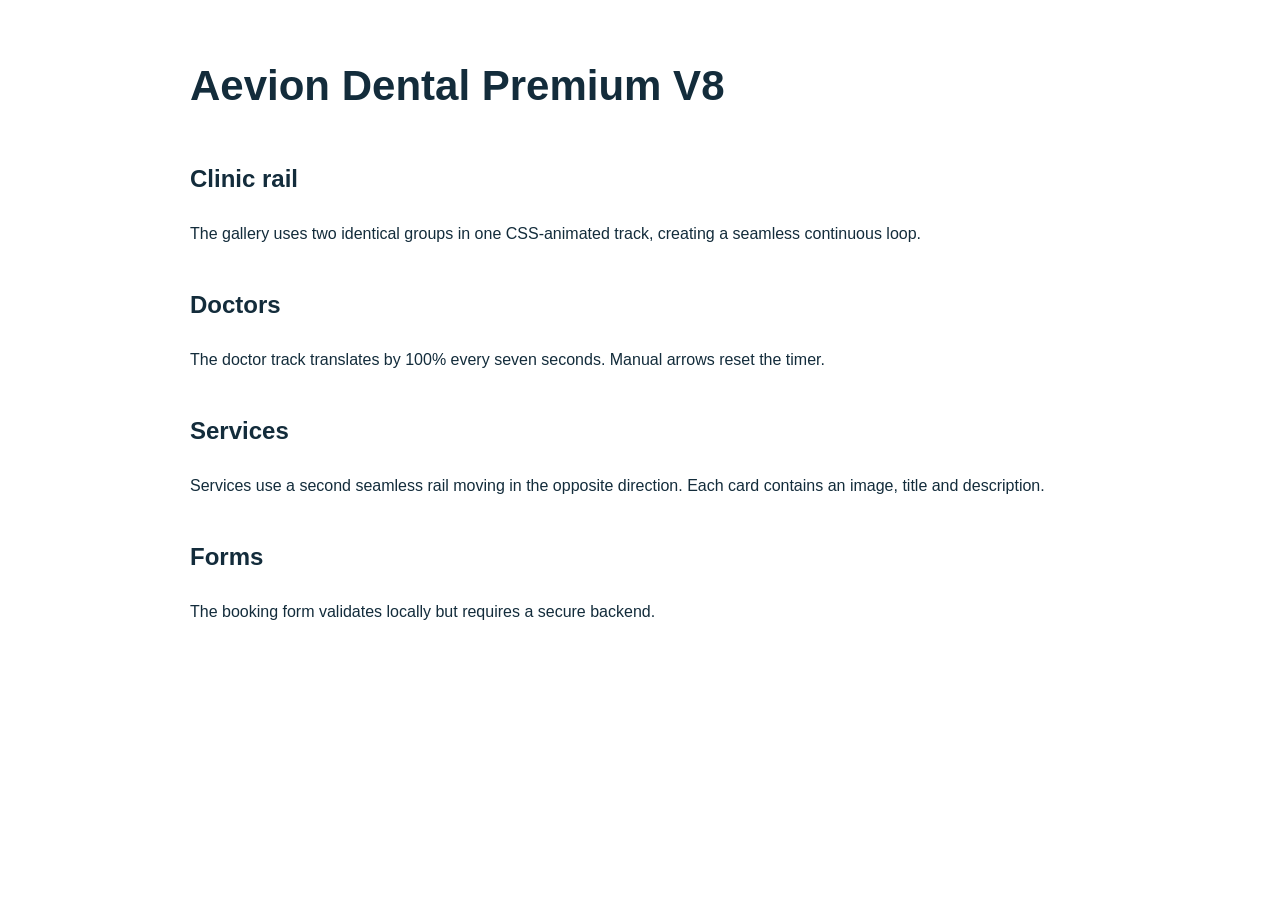
<file: documentation/index.html>
<!doctype html><html><head><meta charset="utf-8"><title>Aevion V8 Documentation</title><style>body{max-width:900px;margin:50px auto;padding:0 20px;font:16px/1.7 Arial;color:#132c3b}h1{font-size:42px}h2{margin-top:38px}</style></head><body><h1>Aevion Dental Premium V8</h1><h2>Clinic rail</h2><p>The gallery uses two identical groups in one CSS-animated track, creating a seamless continuous loop.</p><h2>Doctors</h2><p>The doctor track translates by 100% every seven seconds. Manual arrows reset the timer.</p><h2>Services</h2><p>Services use a second seamless rail moving in the opposite direction. Each card contains an image, title and description.</p><h2>Forms</h2><p>The booking form validates locally but requires a secure backend.</p></body></html>
</file>
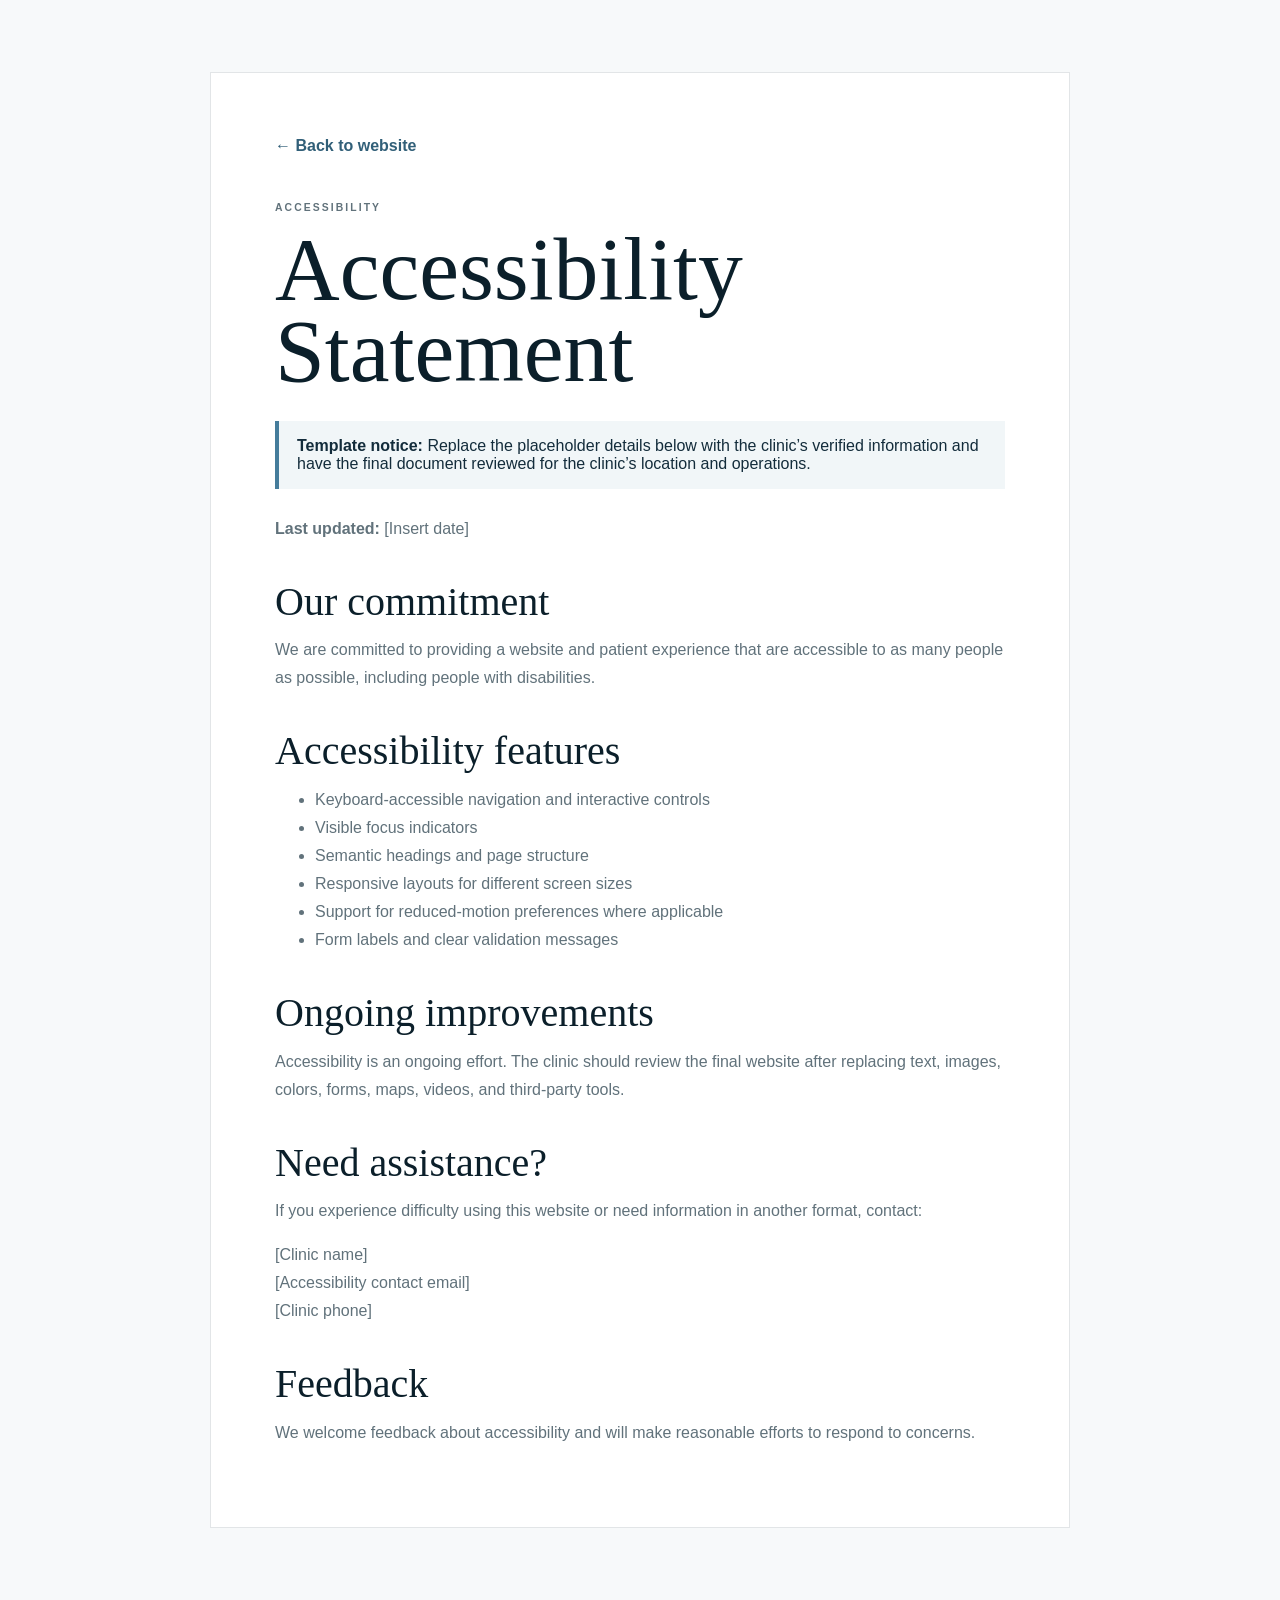
<file: accessibility-statement.html>
<!doctype html>
<html lang="en">
<head>
  <meta charset="utf-8">
  <meta name="viewport" content="width=device-width,initial-scale=1">
  <title>Accessibility Statement | Aevion Dental Studio</title>
  <meta name="description" content="Accessibility for Aevion Dental Studio.">
  <link rel="stylesheet" href="assets/css/styles.css">
  <style>
    .legal-page{min-height:100vh;background:#f7f9fa;padding:72px 20px}
    .legal-wrap{max-width:860px;margin:0 auto;background:#fff;border:1px solid rgba(19,44,59,.12);padding:clamp(28px,5vw,64px)}
    .legal-back{display:inline-flex;margin-bottom:34px;color:#315f78;font-weight:700;text-decoration:none}
    .legal-back:hover{text-decoration:underline;text-underline-offset:4px}
    .legal-wrap h1{font-size:clamp(3rem,7vw,5.8rem);line-height:.92;margin-bottom:28px}
    .legal-wrap h2{font-size:clamp(1.8rem,4vw,2.5rem);margin-top:40px}
    .legal-wrap p,.legal-wrap li{color:#61727b;line-height:1.75}
    .legal-note{padding:16px 18px;background:#f1f6f8;border-left:4px solid #457c9b;margin:26px 0}
  </style>
</head>
<body>
  <main class="legal-page">
    <article class="legal-wrap">
      <a class="legal-back" href="index.html">← Back to website</a>
      <p class="eyebrow">Accessibility</p>
      <h1>Accessibility Statement</h1>
      <div class="legal-note"><strong>Template notice:</strong> Replace the placeholder details below with the clinic’s verified information and have the final document reviewed for the clinic’s location and operations.</div>
      
<p><strong>Last updated:</strong> [Insert date]</p>
<h2>Our commitment</h2>
<p>We are committed to providing a website and patient experience that are accessible to as many people as possible, including people with disabilities.</p>
<h2>Accessibility features</h2>
<ul>
  <li>Keyboard-accessible navigation and interactive controls</li>
  <li>Visible focus indicators</li>
  <li>Semantic headings and page structure</li>
  <li>Responsive layouts for different screen sizes</li>
  <li>Support for reduced-motion preferences where applicable</li>
  <li>Form labels and clear validation messages</li>
</ul>
<h2>Ongoing improvements</h2>
<p>Accessibility is an ongoing effort. The clinic should review the final website after replacing text, images, colors, forms, maps, videos, and third-party tools.</p>
<h2>Need assistance?</h2>
<p>If you experience difficulty using this website or need information in another format, contact:</p>
<p>[Clinic name]<br>[Accessibility contact email]<br>[Clinic phone]</p>
<h2>Feedback</h2>
<p>We welcome feedback about accessibility and will make reasonable efforts to respond to concerns.</p>

    </article>
  </main>
</body>
</html>
</file>
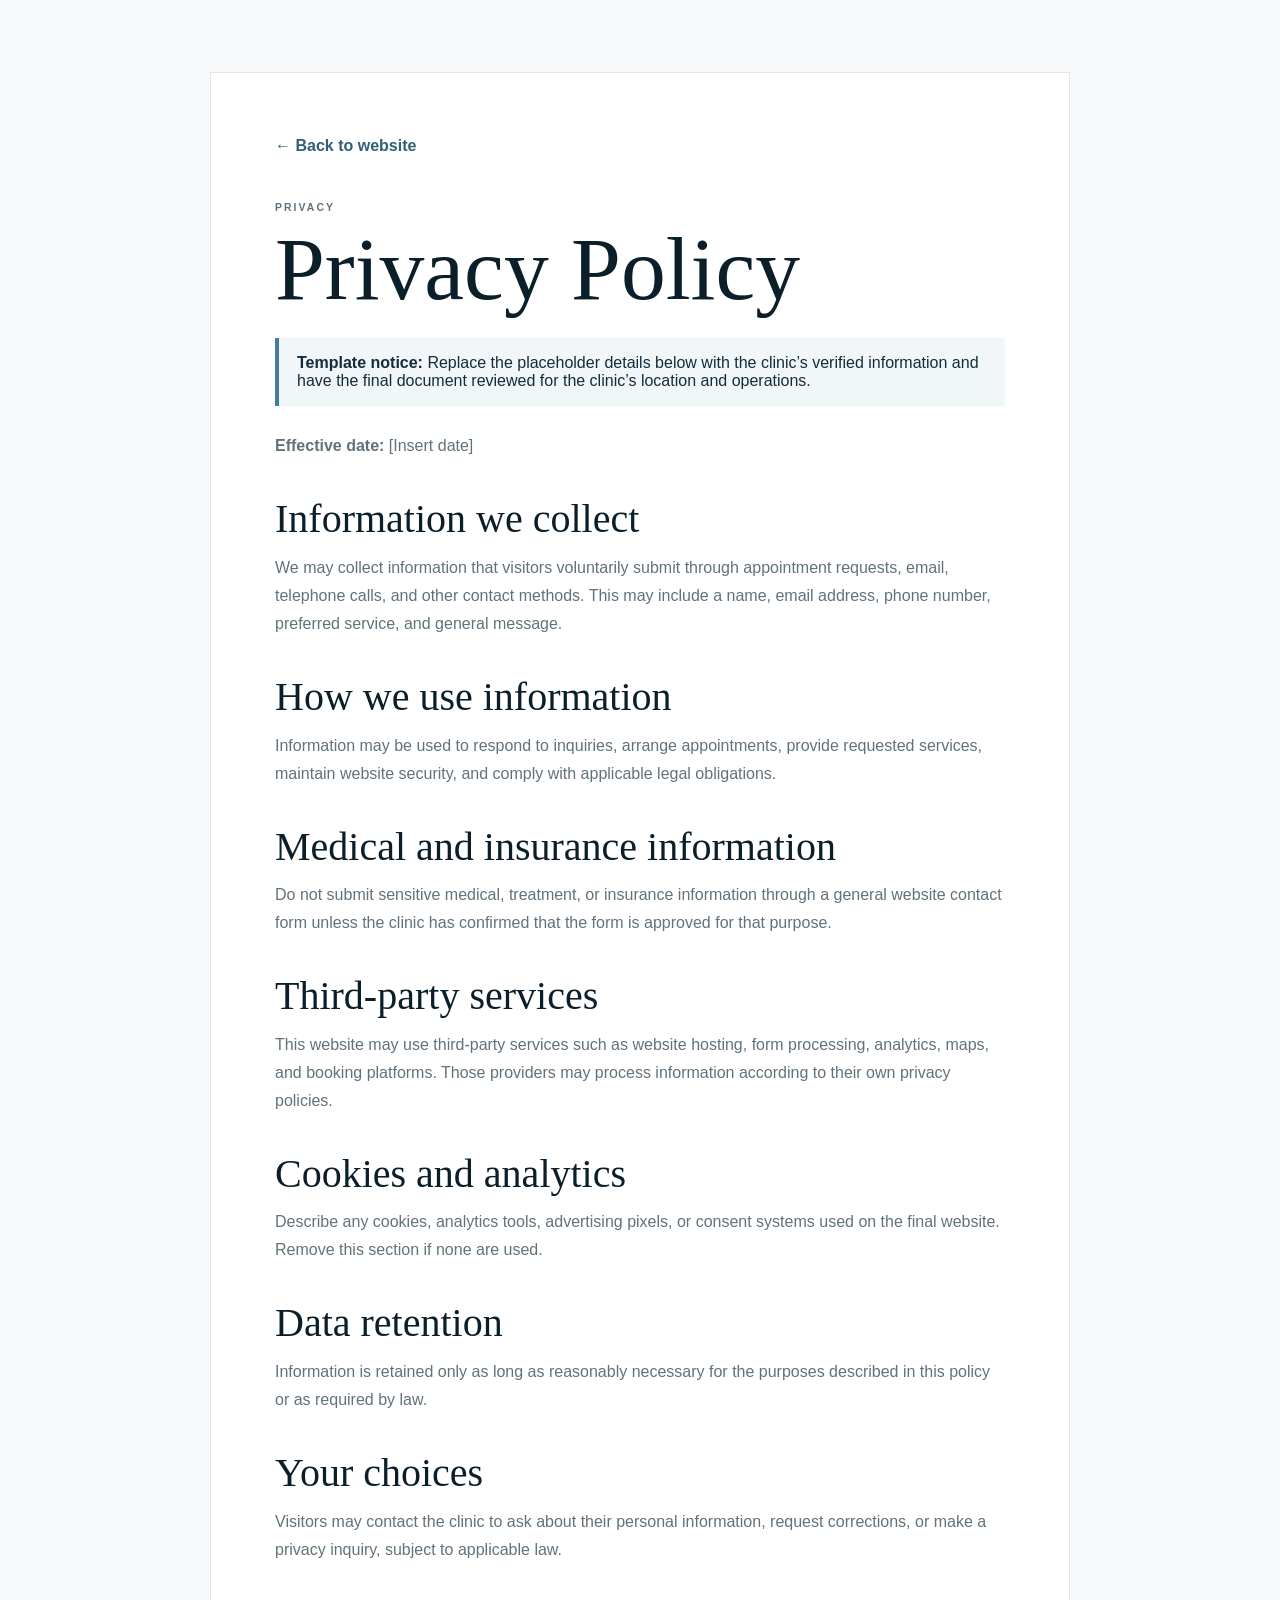
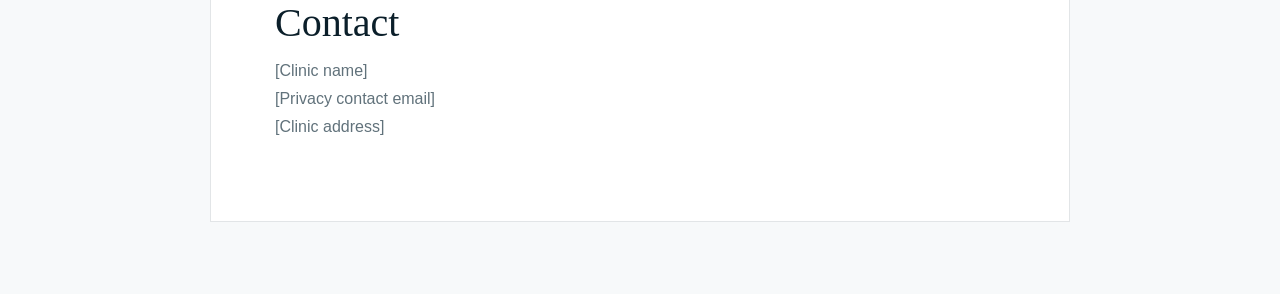
<file: privacy-policy.html>
<!doctype html>
<html lang="en">
<head>
  <meta charset="utf-8">
  <meta name="viewport" content="width=device-width,initial-scale=1">
  <title>Privacy Policy | Aevion Dental Studio</title>
  <meta name="description" content="Privacy for Aevion Dental Studio.">
  <link rel="stylesheet" href="assets/css/styles.css">
  <style>
    .legal-page{min-height:100vh;background:#f7f9fa;padding:72px 20px}
    .legal-wrap{max-width:860px;margin:0 auto;background:#fff;border:1px solid rgba(19,44,59,.12);padding:clamp(28px,5vw,64px)}
    .legal-back{display:inline-flex;margin-bottom:34px;color:#315f78;font-weight:700;text-decoration:none}
    .legal-back:hover{text-decoration:underline;text-underline-offset:4px}
    .legal-wrap h1{font-size:clamp(3rem,7vw,5.8rem);line-height:.92;margin-bottom:28px}
    .legal-wrap h2{font-size:clamp(1.8rem,4vw,2.5rem);margin-top:40px}
    .legal-wrap p,.legal-wrap li{color:#61727b;line-height:1.75}
    .legal-note{padding:16px 18px;background:#f1f6f8;border-left:4px solid #457c9b;margin:26px 0}
  </style>
</head>
<body>
  <main class="legal-page">
    <article class="legal-wrap">
      <a class="legal-back" href="index.html">← Back to website</a>
      <p class="eyebrow">Privacy</p>
      <h1>Privacy Policy</h1>
      <div class="legal-note"><strong>Template notice:</strong> Replace the placeholder details below with the clinic’s verified information and have the final document reviewed for the clinic’s location and operations.</div>
      
<p><strong>Effective date:</strong> [Insert date]</p>
<h2>Information we collect</h2>
<p>We may collect information that visitors voluntarily submit through appointment requests, email, telephone calls, and other contact methods. This may include a name, email address, phone number, preferred service, and general message.</p>
<h2>How we use information</h2>
<p>Information may be used to respond to inquiries, arrange appointments, provide requested services, maintain website security, and comply with applicable legal obligations.</p>
<h2>Medical and insurance information</h2>
<p>Do not submit sensitive medical, treatment, or insurance information through a general website contact form unless the clinic has confirmed that the form is approved for that purpose.</p>
<h2>Third-party services</h2>
<p>This website may use third-party services such as website hosting, form processing, analytics, maps, and booking platforms. Those providers may process information according to their own privacy policies.</p>
<h2>Cookies and analytics</h2>
<p>Describe any cookies, analytics tools, advertising pixels, or consent systems used on the final website. Remove this section if none are used.</p>
<h2>Data retention</h2>
<p>Information is retained only as long as reasonably necessary for the purposes described in this policy or as required by law.</p>
<h2>Your choices</h2>
<p>Visitors may contact the clinic to ask about their personal information, request corrections, or make a privacy inquiry, subject to applicable law.</p>
<h2>Contact</h2>
<p>[Clinic name]<br>[Privacy contact email]<br>[Clinic address]</p>

    </article>
  </main>
</body>
</html>
</file>
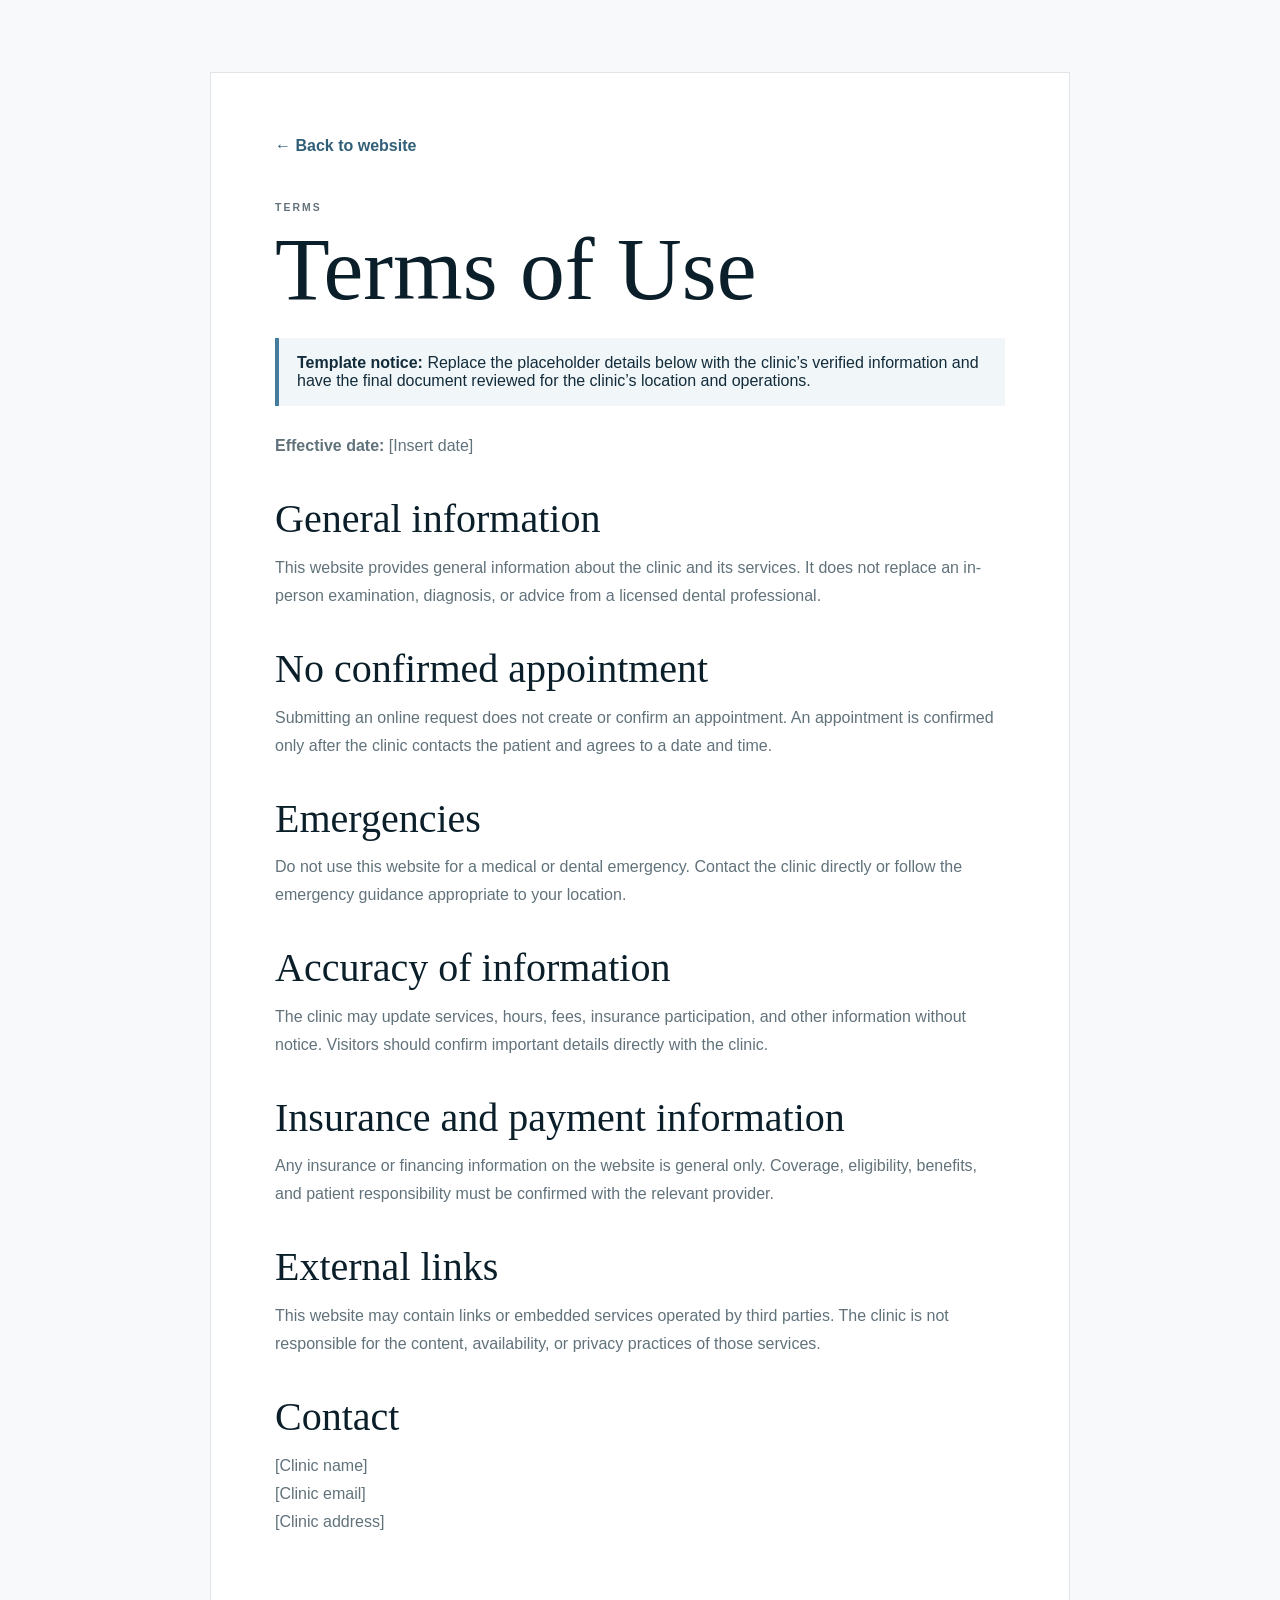
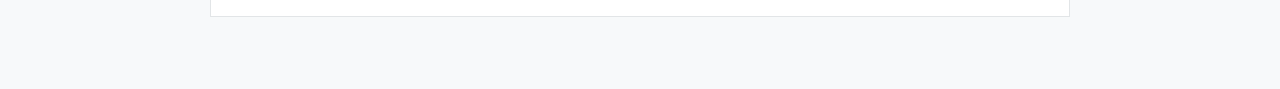
<file: terms-of-use.html>
<!doctype html>
<html lang="en">
<head>
  <meta charset="utf-8">
  <meta name="viewport" content="width=device-width,initial-scale=1">
  <title>Terms of Use | Aevion Dental Studio</title>
  <meta name="description" content="Terms for Aevion Dental Studio.">
  <link rel="stylesheet" href="assets/css/styles.css">
  <style>
    .legal-page{min-height:100vh;background:#f7f9fa;padding:72px 20px}
    .legal-wrap{max-width:860px;margin:0 auto;background:#fff;border:1px solid rgba(19,44,59,.12);padding:clamp(28px,5vw,64px)}
    .legal-back{display:inline-flex;margin-bottom:34px;color:#315f78;font-weight:700;text-decoration:none}
    .legal-back:hover{text-decoration:underline;text-underline-offset:4px}
    .legal-wrap h1{font-size:clamp(3rem,7vw,5.8rem);line-height:.92;margin-bottom:28px}
    .legal-wrap h2{font-size:clamp(1.8rem,4vw,2.5rem);margin-top:40px}
    .legal-wrap p,.legal-wrap li{color:#61727b;line-height:1.75}
    .legal-note{padding:16px 18px;background:#f1f6f8;border-left:4px solid #457c9b;margin:26px 0}
  </style>
</head>
<body>
  <main class="legal-page">
    <article class="legal-wrap">
      <a class="legal-back" href="index.html">← Back to website</a>
      <p class="eyebrow">Terms</p>
      <h1>Terms of Use</h1>
      <div class="legal-note"><strong>Template notice:</strong> Replace the placeholder details below with the clinic’s verified information and have the final document reviewed for the clinic’s location and operations.</div>
      
<p><strong>Effective date:</strong> [Insert date]</p>
<h2>General information</h2>
<p>This website provides general information about the clinic and its services. It does not replace an in-person examination, diagnosis, or advice from a licensed dental professional.</p>
<h2>No confirmed appointment</h2>
<p>Submitting an online request does not create or confirm an appointment. An appointment is confirmed only after the clinic contacts the patient and agrees to a date and time.</p>
<h2>Emergencies</h2>
<p>Do not use this website for a medical or dental emergency. Contact the clinic directly or follow the emergency guidance appropriate to your location.</p>
<h2>Accuracy of information</h2>
<p>The clinic may update services, hours, fees, insurance participation, and other information without notice. Visitors should confirm important details directly with the clinic.</p>
<h2>Insurance and payment information</h2>
<p>Any insurance or financing information on the website is general only. Coverage, eligibility, benefits, and patient responsibility must be confirmed with the relevant provider.</p>
<h2>External links</h2>
<p>This website may contain links or embedded services operated by third parties. The clinic is not responsible for the content, availability, or privacy practices of those services.</p>
<h2>Contact</h2>
<p>[Clinic name]<br>[Clinic email]<br>[Clinic address]</p>

    </article>
  </main>
</body>
</html>
</file>
<file: assets/css/styles.css>
:root{
  --ink:#132c3b;--ink2:#0b1f2a;--blue:#457c9b;--mist:#dfeaf0;--paper:#f7fafb;
  --line:#d8e3e8;--muted:#6f8089;--white:#fff;--serif:"Cormorant Garamond",Georgia,serif;
  --sans:"Manrope",Arial,sans-serif;--page:clamp(20px,5vw,82px);--ease:cubic-bezier(.22,.61,.36,1)
}
*{box-sizing:border-box}html{scroll-behavior:smooth;scroll-padding-top:90px}
body{margin:0;background:var(--paper);color:var(--ink);font-family:var(--sans);overflow-x:hidden}
body.lock{overflow:hidden}img{display:block;width:100%;height:100%;object-fit:cover}
a{text-decoration:none;color:inherit}button,input,select,textarea{font:inherit}
.container{width:min(1280px,calc(100% - var(--page)*2));margin:auto}
h1,h2,h3{font-family:var(--serif);font-weight:500;margin:0;color:var(--ink2)}
h2{font-size:clamp(3.2rem,6.2vw,6.2rem);line-height:.94}
p{line-height:1.72}.eyebrow{font-size:.65rem;letter-spacing:.2em;text-transform:uppercase;font-weight:800;color:var(--blue)}
.btn{display:inline-flex;align-items:center;justify-content:center;min-height:50px;padding:0 24px;border-radius:999px;border:1px solid transparent;font-size:.7rem;font-weight:800;text-transform:uppercase;letter-spacing:.08em;cursor:pointer;transition:.3s}
.btn-light{background:#fff;color:var(--ink)}.btn-dark{background:var(--ink);color:#fff}.btn-outline{border-color:rgba(255,255,255,.45);color:#fff;background:rgba(255,255,255,.06)}.btn:hover{transform:translateY(-2px)}

.site-header{position:fixed;top:0;left:0;right:0;z-index:60;padding:15px var(--page);transition:.35s}
.header-inner{height:64px;display:grid;grid-template-columns:auto 1fr auto;align-items:center;color:#fff}
.site-header.scrolled .header-inner{background:rgba(248,251,252,.92);color:var(--ink);backdrop-filter:blur(18px);border:1px solid var(--line);border-radius:18px;padding:0 18px;box-shadow:0 12px 35px rgba(20,52,69,.08)}
.logo img{width:176px;height:auto;filter:brightness(0) invert(1)}.site-header.scrolled .logo img{filter:none}
.desktop-nav{display:flex;justify-content:center;gap:28px;font-size:.69rem;font-weight:700}.desktop-nav a{opacity:.78}.desktop-nav a:hover{opacity:1}
.header-actions{display:flex;align-items:center;gap:14px}.phone{font-size:.69rem;font-weight:800}
.menu-btn{display:none;width:42px;height:42px;border-radius:50%;border:1px solid currentColor;background:transparent;color:inherit}.menu-btn span{display:block;width:16px;height:1px;background:currentColor;margin:5px auto}
.mobile-menu{position:fixed;inset:0;background:var(--ink2);z-index:55;color:#fff;display:grid;place-items:center;opacity:0;visibility:hidden;transition:.35s}
.mobile-menu.open{opacity:1;visibility:visible}.mobile-menu nav{display:grid;text-align:center;gap:14px;font:500 2.7rem var(--serif)}

.hero{min-height:100vh;position:relative;color:#fff;overflow:hidden}
.hero-bg{position:absolute;inset:0;background:url("https://images.unsplash.com/photo-1606811971618-4486d14f3f99?auto=format&fit=crop&w=2200&q=92") center/cover}
.hero:after{content:"";position:absolute;inset:0;background:linear-gradient(90deg,rgba(8,24,32,.86),rgba(8,24,32,.42) 52%,rgba(8,24,32,.1))}
.hero-content{position:relative;z-index:2;width:min(1280px,calc(100% - var(--page)*2));margin:auto;padding-top:170px}
.hero h1{color:#fff;font-size:clamp(4.8rem,8.6vw,9.2rem);line-height:.84;letter-spacing:-.045em;margin:20px 0 30px;max-width:930px}
.hero h1 span{font-style:italic}.hero-copy{max-width:580px;color:#e4ecef}.hero-actions{display:flex;gap:12px;flex-wrap:wrap;margin-top:28px}
.hero-meta{display:flex;gap:34px;margin-top:52px;padding-top:23px;border-top:1px solid rgba(255,255,255,.3);max-width:720px}
.hero-meta strong{display:block;font-size:.77rem}.hero-meta span{font-size:.66rem;color:#c8d4d9}

.reveal,.reveal-left,.reveal-right,.reveal-scale{opacity:0;transition:opacity .9s var(--ease),transform .9s var(--ease)}
.reveal{transform:translateY(38px)}.reveal-left{transform:translateX(-54px)}.reveal-right{transform:translateX(54px)}.reveal-scale{transform:scale(.95)}.visible{opacity:1!important;transform:none!important}
.delay-1{transition-delay:.12s}.delay-2{transition-delay:.24s}.delay-3{transition-delay:.36s}

.rail-section{background:var(--ink2);padding:58px 0;overflow:hidden}
.rail{overflow:hidden}
.rail-track{display:flex;width:max-content;will-change:transform;transform:translate3d(0,0,0)}
.rail-group{display:flex;gap:18px;padding-right:18px}
.rail-card{width:340px;height:230px;border-radius:18px;overflow:hidden;flex:none}
.rail-card:nth-child(even){margin-top:28px}


.section{padding:clamp(95px,11vw,160px) 0}
.about{background:#fff}.about-grid{display:grid;grid-template-columns:.8fr 1.2fr;gap:95px;align-items:start}
.about-intro{position:sticky;top:130px}.about-intro p{color:var(--muted)}
.about-story{display:grid;gap:65px}.story{display:grid;grid-template-columns:1fr 1fr;gap:30px;align-items:center}.story:nth-child(even) .story-image{order:2}
.story-image{height:430px;border-radius:24px;overflow:hidden}.story-copy h3{font-size:2.5rem}.story-copy p{color:var(--muted)}

.doctors{background:var(--mist);overflow:hidden}.doctor-shell{position:relative}.doctor-viewport{overflow:hidden}.doctor-track{display:flex;transition:transform .9s var(--ease);will-change:transform}
.doctor-slide{min-width:100%;display:grid;grid-template-columns:1fr 1fr;gap:82px;align-items:center}
.doctor-photo{height:680px;border-radius:28px;overflow:hidden}.doctor-copy h2{margin:10px 0 20px}.doctor-copy p{color:#566b77}
.doctor-quote{font:500 2.15rem/1.24 var(--serif);margin:28px 0}.doctor-facts{display:grid;grid-template-columns:1fr 1fr;gap:22px;margin-top:28px}
.doctor-facts div{padding-top:17px;border-top:1px solid rgba(19,44,59,.2)}.doctor-facts strong{display:block;font-size:.63rem;text-transform:uppercase;letter-spacing:.15em;color:var(--blue);margin-bottom:7px}
.doctor-footer{display:flex;justify-content:space-between;align-items:center;margin-top:28px}.doctor-buttons{display:flex;gap:9px}.doctor-buttons button{width:49px;height:49px;border-radius:50%;border:1px solid rgba(19,44,59,.2);background:#fff;cursor:pointer}
.count{font-size:.65rem;font-weight:800;letter-spacing:.14em;color:var(--muted)}

.services{background:#fff;padding:120px 0;overflow:hidden}
.services-head{display:flex;justify-content:space-between;gap:50px;align-items:end;margin-bottom:45px}.services-head p{max-width:470px;color:var(--muted)}
.service-rail{overflow:hidden}.service-track{display:flex;width:max-content;will-change:transform;transform:translate3d(0,0,0)}
.service-group{display:flex;gap:22px;padding-right:22px}
.service-card{width:390px;flex:none}.service-image{height:300px;border-radius:20px;overflow:hidden}
.service-copy{padding:20px 4px 0}.service-copy h3{font-size:2.1rem}.service-copy p{font-size:.8rem;color:var(--muted);margin:8px 0 0}


.insurance{background:var(--paper)}.insurance-grid{display:grid;grid-template-columns:.85fr 1.15fr;gap:84px}.insurance-copy p{color:var(--muted)}
.payment-list{display:grid;gap:16px}.payment-item{padding:27px 0;border-top:1px solid var(--line);display:grid;grid-template-columns:65px 1fr;gap:15px}
.payment-item span{font-size:.65rem;color:var(--blue);font-weight:800}.payment-item h3{font-size:2rem}.payment-item p{font-size:.8rem;color:var(--muted)}

.location{background:#fff}.location-grid{display:grid;grid-template-columns:.8fr 1.2fr;gap:40px}.location-card{background:var(--ink);color:#fff;border-radius:26px;padding:44px}
.location-card h2{color:#fff}.location-card p{color:#cbd8de}.detail{padding:15px 0;border-bottom:1px solid rgba(255,255,255,.18)}.detail strong{display:block;font-size:.61rem;text-transform:uppercase;letter-spacing:.15em;color:#9cb9c9}
.map{min-height:580px;border-radius:26px;overflow:hidden}.map iframe{width:100%;height:100%;border:0}

.booking{background:linear-gradient(135deg,#dbe8ee,#f8fbfc);padding:clamp(110px,12vw,180px) 0}
.booking-grid{display:grid;grid-template-columns:.8fr 1.2fr;gap:78px}.booking-copy{position:sticky;top:130px}.booking-copy p{color:var(--muted)}
.form{display:grid;grid-template-columns:1fr 1fr;gap:16px;background:#fff;padding:38px;border-radius:26px;box-shadow:0 24px 60px rgba(19,44,59,.08)}
.field{display:grid;gap:7px}.field.full{grid-column:1/-1}.field label{font-size:.63rem;font-weight:800}.field input,.field select,.field textarea{padding:13px;border:1px solid var(--line);border-radius:10px;background:#fbfdfe}.field textarea{min-height:110px}
.status{grid-column:1/-1;min-height:20px;font-size:.7rem;color:var(--blue)}

.footer{background:var(--ink2);color:#fff;padding:50px var(--page) 24px}.footer-grid{display:grid;grid-template-columns:1.1fr .9fr;gap:60px}.footer-logo img{width:180px;filter:brightness(0) invert(1)}
.footer-links{display:grid;grid-template-columns:1fr 1fr;gap:30px}.footer-links div{display:grid;gap:9px}.footer-links strong{font-size:.6rem;text-transform:uppercase;letter-spacing:.14em;color:#91afbf}.footer-links a{font-size:.74rem;color:#d7e3e8}
.footer-bottom{margin-top:40px;padding-top:18px;border-top:1px solid rgba(255,255,255,.18);font-size:.6rem;color:#7f99a5;display:flex;justify-content:space-between}

@media(max-width:1020px){
  .desktop-nav,.phone,.header-actions .btn{display:none}.menu-btn{display:block}.header-inner{grid-template-columns:1fr auto}
  .about-grid,.doctor-slide,.insurance-grid,.location-grid,.booking-grid{grid-template-columns:1fr}
  .about-intro,.booking-copy{position:static}.story{grid-template-columns:1fr}.story:nth-child(even) .story-image{order:0}
  .rail-card{width:300px}.service-card{width:340px}
}
@media(max-width:680px){
  :root{--page:18px}.site-header{padding:9px var(--page)}.header-inner{height:60px}.logo img{width:150px}
  .hero-content{padding-top:145px}.hero h1{font-size:4.4rem}.hero-meta{flex-direction:column;gap:14px}
  .rail-card{width:255px;height:180px}.service-card{width:290px}.service-image{height:225px}
  .section{padding:76px 0}.story-image,.doctor-photo{height:470px}.doctor-facts{grid-template-columns:1fr}
  .services-head{display:block}.form{grid-template-columns:1fr;padding:25px 18px}.field.full,.status{grid-column:auto}.footer-bottom{flex-direction:column;gap:8px}
}
@media(prefers-reduced-motion:reduce){html{scroll-behavior:auto}.rail-track,.service-track{animation:none}.reveal,.reveal-left,.reveal-right,.reveal-scale{opacity:1;transform:none}*{transition:none!important}}

.rail,.service-rail{position:relative}


/* V10 targeted fixes only */
.payment-item{
  grid-template-columns:1fr;
  gap:0;
}
.payment-item > span{
  display:none;
}

.footer{
  overflow:hidden;
}
.footer-grid{
  align-items:start;
}
.footer-grid > div:first-child{
  min-width:0;
}
.footer-logo{
  display:inline-flex;
  max-width:100%;
}
.footer-logo img{
  width:180px;
  max-width:100%;
  height:auto;
  object-fit:contain;
  object-position:left center;
}
.footer p{
  margin:18px 0 0;
  line-height:1.65;
}
.footer-bottom{
  position:relative;
  z-index:1;
  align-items:center;
  line-height:1.5;
}
@media(max-width:680px){
  .footer{
    padding-top:42px;
  }
  .footer-grid{
    gap:34px;
  }
  .footer-logo img{
    width:160px;
  }
  .footer-bottom{
    margin-top:30px;
    padding-top:16px;
  }
}

/* V11 targeted services CTA */
.service-cta{
  display:flex;
  justify-content:center;
  padding-top:46px;
}
@media(max-width:680px){
  .service-cta{
    padding-top:34px;
  }
}


/* Footer legal links */
.footer-legal{
  display:flex;
  align-items:center;
  justify-content:flex-end;
  gap:18px;
  flex-wrap:wrap;
}
.footer-legal a{
  color:inherit;
  opacity:.76;
  font-size:.72rem;
  text-decoration:none;
  transition:opacity .2s ease;
}
.footer-legal a:hover,
.footer-legal a:focus-visible{
  opacity:1;
  text-decoration:underline;
  text-underline-offset:4px;
}
@media(max-width:720px){
  .footer-bottom{
    align-items:flex-start;
    flex-direction:column;
    gap:14px;
  }
  .footer-legal{
    justify-content:flex-start;
    gap:12px 16px;
  }
}
</file>
